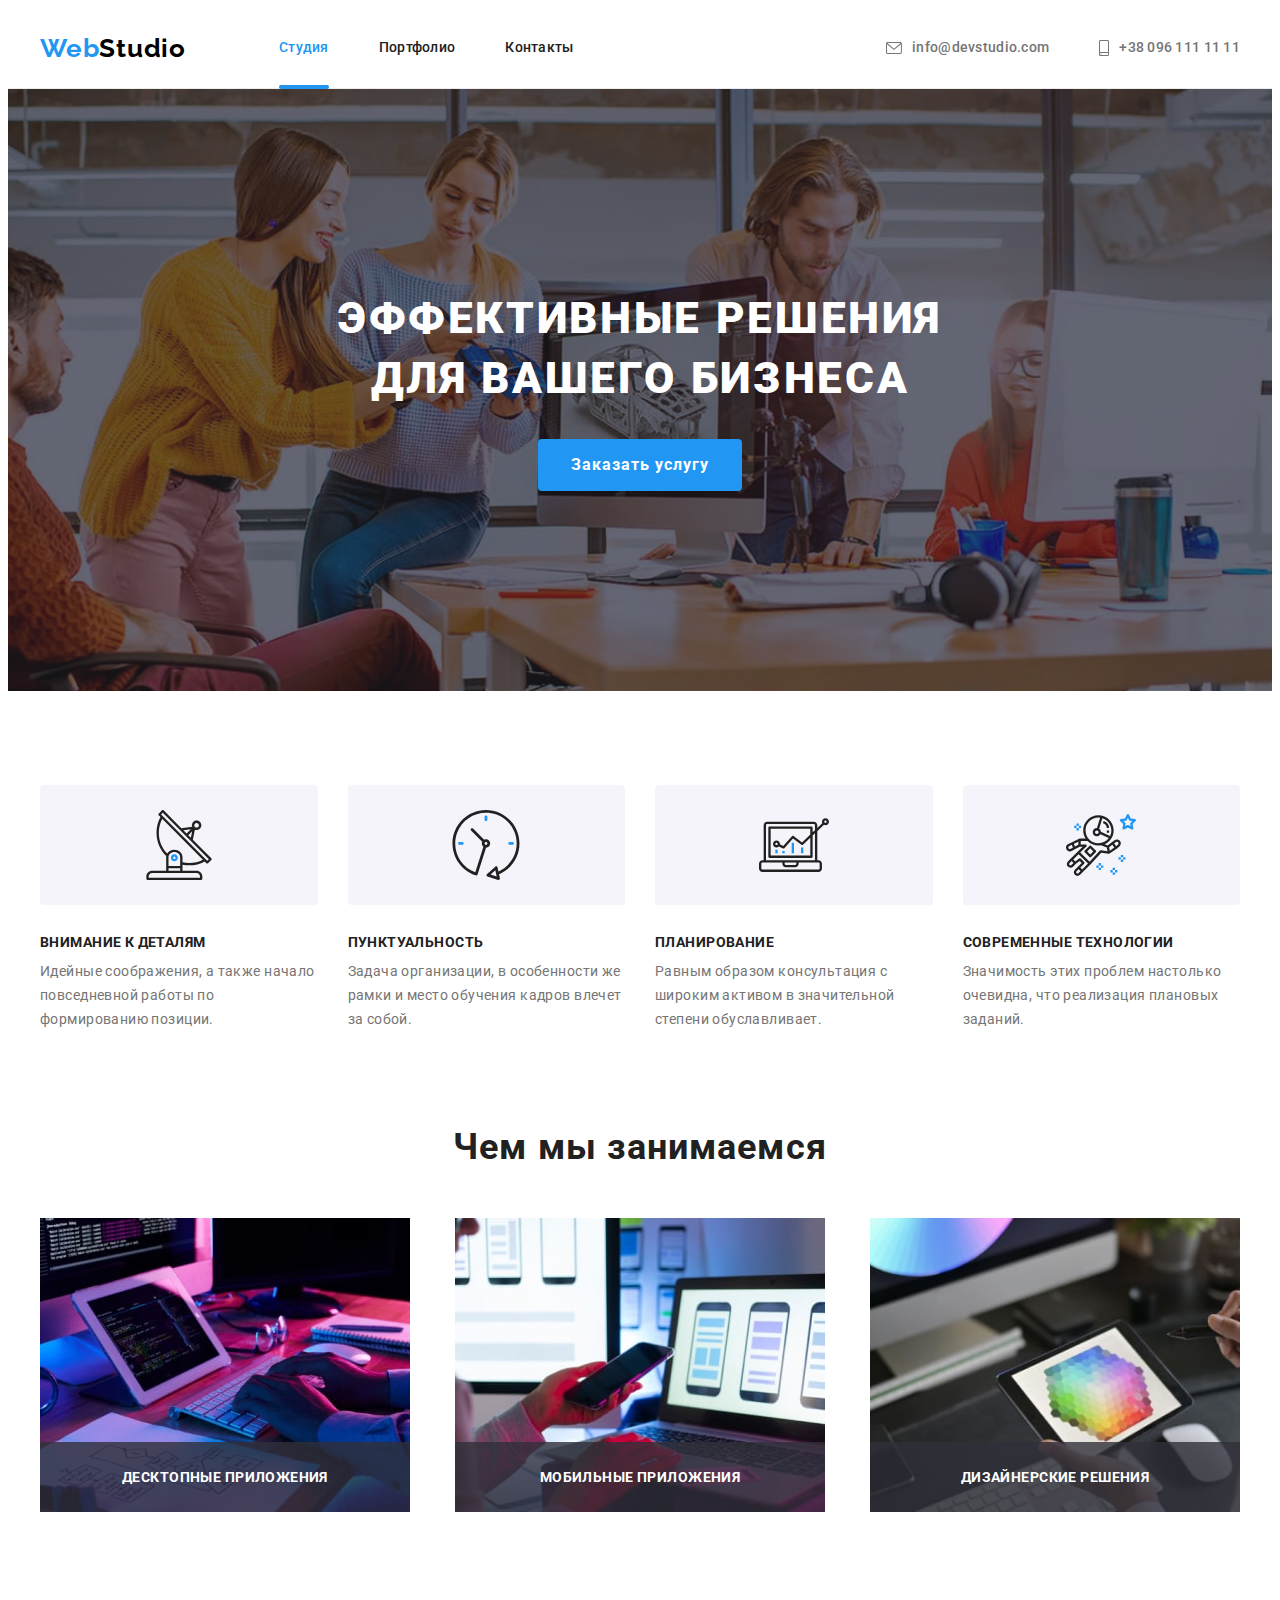
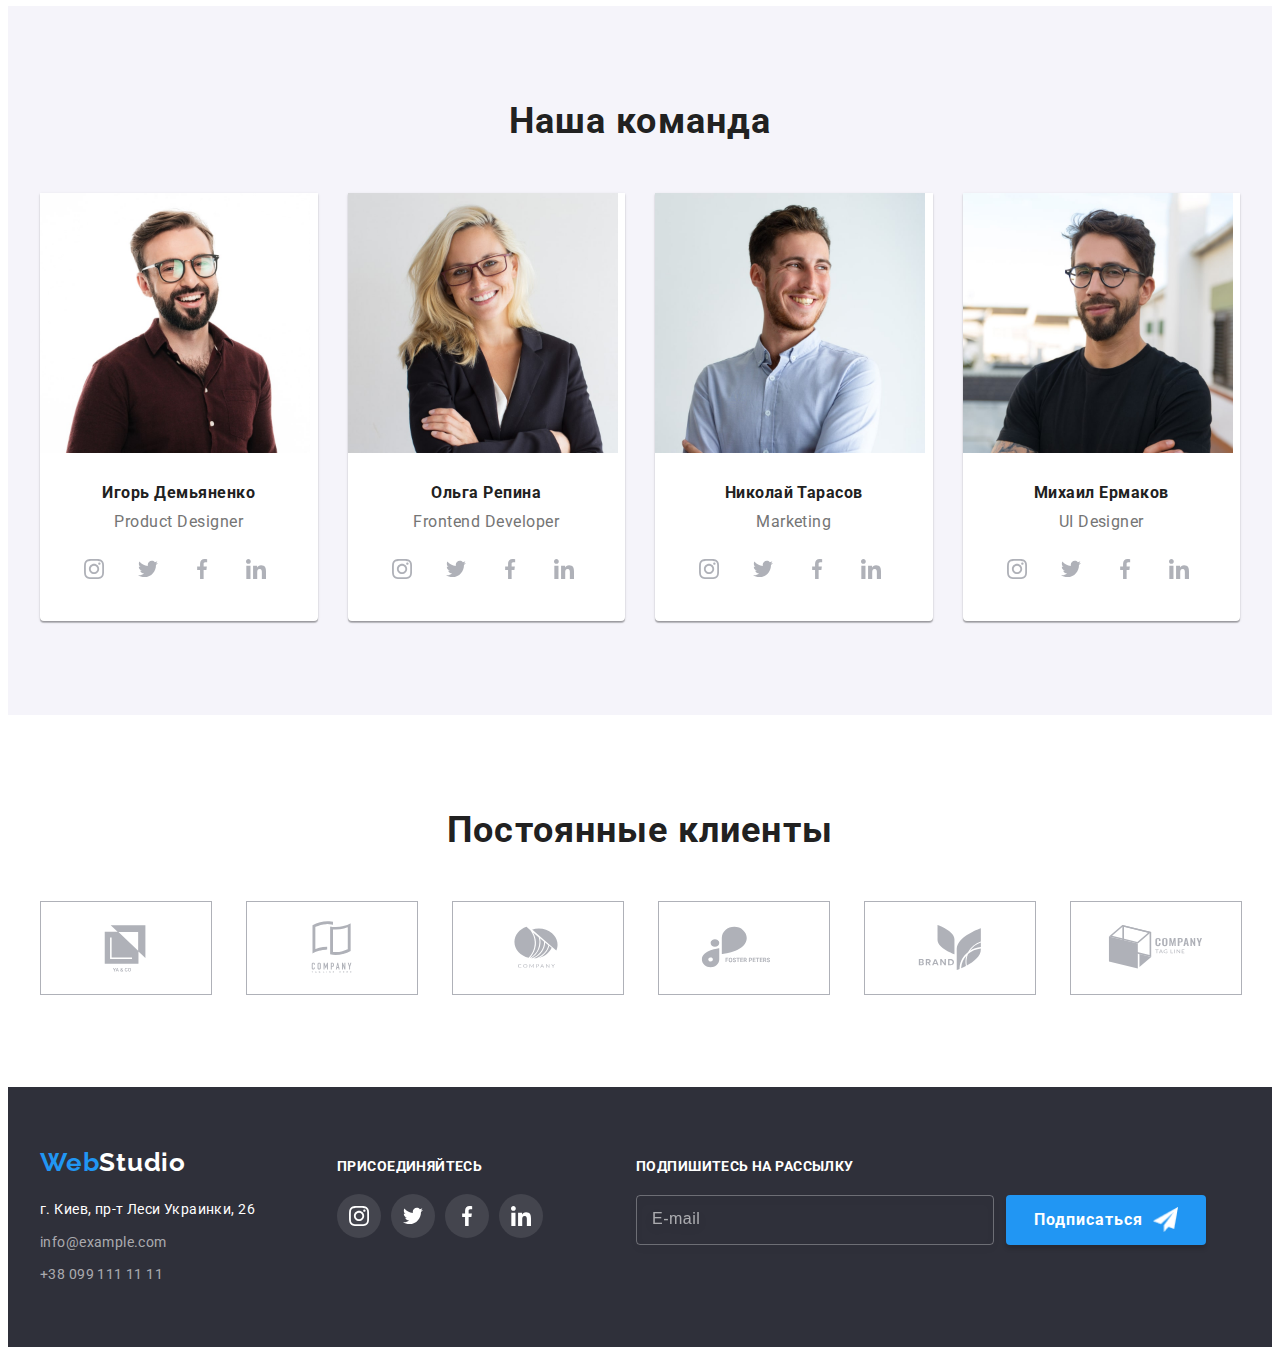
<file: index.html>
<!DOCTYPE html>
<html lang="ru">
<head>
    <meta charset="UTF-8">
    <meta http-equiv="X-UA-Compatible" content="IE=edge">
    <meta name="viewport" content="width=device-width, initial-scale=1.0">
    <title>Студия</title>
    <link rel="preconnect" href="https://fonts.googleapis.com">
    <link rel="preconnect" href="https://fonts.gstatic.com" crossorigin>
    <link href="https://fonts.googleapis.com/css2?family=Raleway:wght@700&family=Roboto:wght@400;500;700;900&display=swap"
      rel="stylesheet">
    <link rel="stylesheet" href="https://cdnjs.cloudflare.com/ajax/libs/modern-normalize/1.1.0/modern-normalize.min.css"
      integrity="sha512-wpPYUAdjBVSE4KJnH1VR1HeZfpl1ub8YT/NKx4PuQ5NmX2tKuGu6U/JRp5y+Y8XG2tV+wKQpNHVUX03MfMFn9Q=="
      crossorigin="anonymous" referrerpolicy="no-referrer" />
    <link rel="stylesheet" href="./css/styles.css">
</head>
<body>
  <!-- Шапка -->
    <header class="header">
      <div class="container nav">
      <a href="./" class="logo link"><span class="logo-text">Web</span><span class="logo-second-text">Studio</span></a>
       <nav class="header-nav">
           <ul class="nav-list list">
                <li class="nav-item">
                  <a class="nav-item-link link current" href="./index.html">Студия</a>
                </li>
                <li class="nav-item">
                  <a class="nav-item-link link" href="./portfolio.html">Портфолио</a>
                </li>
                <li class="nav-item">
                  <a class="nav-item-link link" href="">Контакты</a>
                </li>
           </ul >
       </nav>
      <ul class="header-list list">
        <li class="header-item">
          <a class="header-item-link link"  href="mailto:info@devstudio.com">
            <svg class="contact-icon" width="16" height="12">
            <use href="./images/icons.svg#icon-envelope"></use>
          </svg>info@devstudio.com</a>
        </li>
        <li class="header-item">
          <a class="header-item-link link" href="tel:+380961111111">
            <svg class="contact-icon" width="10" height="16">
            <use href="./images/icons.svg#icon-smartphone"></use>
          </svg>+38 096 111 11 11</a>
        </li>
      </ul>
      </div>
   </header> 

     <!-- Основной текст -->

   <main>

     <section class="hero-theme">
       <div class="container">
       <h1 class="hero-title">Эффективные решения для вашего бизнеса</h1>
      <button class="btn" type="button" data-modal-open>Заказать услугу</button>
      </div>
     </section>
     
      <section class="section-reason">
        <div class="container">
       <ul class="reason-list list">
         <li class="reason-item">
           <div class="reason-list-logo">
           <svg class="reason-logo">
            <use href="./images/icons.svg#icon-antenna"></use>
           </svg>
          </div>
           <h3 class="reason-title">Внимание к деталям</h3>
           <p class="reason-description">Идейные соображения, а также начало повседневной работы по формированию позиции.</p>
         </li>
        <li class="reason-item">
          <div class="reason-list-logo">
            <svg class="reason-logo">
              <use href="./images/icons.svg#icon-clock"></use>
            </svg>
          </div>
          <h3 class="reason-title">Пунктуальность</h3>
          <p class="reason-description">Задача организации, в особенности же рамки и место обучения кадров влечет за собой.</p>
        </li>
        <li class="reason-item">
          <div class="reason-list-logo">
            <svg class="reason-logo">
              <use href="./images/icons.svg#icon-diagram"></use>
            </svg>
          </div>
          <h3 class="reason-title">Планирование</h3>
          <p class="reason-description">Равным образом консультация с широким активом в значительной степени обуславливает.</p>
        </li>
        <li class="reason-item">
          <div class="reason-list-logo">
            <svg class="reason-logo">
              <use href="./images/icons.svg#icon-astronaut"></use>
            </svg>
          </div>
          <h3 class="reason-title">Современные технологии</h3>
          <p class="reason-description">Значимость этих проблем настолько очевидна, что реализация плановых заданий.</p>
        </li>
       </ul>
      </div>
     </section>

     <section class="section-work">
      <div class="container">
       <h2 class="work-title">Чем мы занимаемся</h2>
       <ul class="work-list list">
         <li class="work-item"><img class="no-gap" src="./images/box/box1.jpg" alt="человек печатает на клавиатуре код" width="370" height="294">
          <div class="wort-item-card">
          <h3 class="wort-item-text">Десктопные приложения</h3>
          </div>
        </li>
         <li class="work-item"><img class="no-gap" src="./images/box/box2.jpg" alt="разработка дизайна для мобильного приложения" width="370" height="294">
          <div class="wort-item-card">
          <h3 class="wort-item-text">Мобильные приложения</h3>
        </div>
      </li>
         <li class="work-item"><img class="no-gap" src="./images/box/box3.jpg" alt="на планшете указан цветовой градиент" width="370" height="294">
        <div class="wort-item-card">
          <h3 class="wort-item-text">Дизайнерские решения</h3>
        </div>
        </li>
       </ul>
      </div>
     </section>

     <!-- комрады -->

     <section class="section-team">
       <div class="container">
       <h2 class="team-title">Наша команда</h2>
       <ul class="team-list list">
         <li class="team-item"> <img class="no-gap" src="./images/comrad/pers1.jpg" alt="продакт менеджер" width="270" height="260">
          <div class="member">
          <h3 class="team-member">Игорь Демьяненко</h3>
          <p class="team-member-expert" lang="en">Product Designer</p>
          <ul class="member-social social-list list">
            <li class="social-item">
              <a href="" class="social-link link">
                <svg class="social-icon" width="20" height="20" >
                  <use href="./images/icons.svg#icon-instagram"></use>
                 </svg>
              </a>
            </li>
            <li class="social-item">
              <a href="" class="social-link link">
                <svg class="social-icon" width="20" height="20">
                  <use href="./images/icons.svg#icon-twitter"></use>
                </svg>
              </a>
            </li>
            <li class="social-item">
              <a href="" class="social-link link">
                <svg class="social-icon" width="20" height="20">
                  <use href="./images/icons.svg#icon-facebook"></use>
                </svg>
              </a>
            </li>
            <li class="social-item">
              <a href="" class="social-link link">
                <svg class="social-icon" width="20" height="20">
                  <use href="./images/icons.svg#icon-linkedin"></use>
                </svg>
              </a>
            </li>
          </ul>
          </div>
         </li>
        <li class="team-item"> <img class="no-gap" src="./images/comrad/pers2.jpg" alt="фронтэнд разработчик" width="270" height="260">
          <div class="member">
          <h3 class="team-member">Ольга Репина</h3>
          <p class="team-member-expert" lang="en">Frontend Developer</p>
          <ul class="member-social social-list list">
            <li class="social-item">
              <a href="" class="social-link link">
                <svg class="social-icon" width="20" height="20">
                  <use href="./images/icons.svg#icon-instagram"></use>
                </svg>
              </a>
            </li>
            <li class="social-item">
              <a href="" class="social-link link">
                <svg class="social-icon" width="20" height="20">
                  <use href="./images/icons.svg#icon-twitter"></use>
                </svg>
              </a>
            </li>
            <li class="social-item">
              <a href="" class="social-link link">
                <svg class="social-icon" width="20" height="20">
                  <use href="./images/icons.svg#icon-facebook"></use>
                </svg>
              </a>
            </li>
            <li class="social-item">
              <a href="" class="social-link link">
                <svg class="social-icon" width="20" height="20">
                  <use href="./images/icons.svg#icon-linkedin"></use>
                </svg>
              </a>
            </li>
          </ul>
            </div>
        </li>
        <li class="team-item"> <img class="no-gap" src="./images/comrad/pers3.jpg" alt="маркетолог" width="270" height="260">
          <div class="member">
          <h3 class="team-member">Николай Тарасов</h3>
          <p class="team-member-expert" lang="en">Marketing</p>
          <ul class="member-social social-list list">
            <li class="social-item">
              <a href="" class="social-link link">
                <svg class="social-icon" width="20" height="20">
                  <use href="./images/icons.svg#icon-instagram"></use>
                </svg>
              </a>
            </li>
            <li class="social-item">
              <a href="" class="social-link link">
                <svg class="social-icon" width="20" height="20">
                  <use href="./images/icons.svg#icon-twitter"></use>
                </svg>
              </a>
            </li>
            <li class="social-item">
              <a href="" class="social-link link">
                <svg class="social-icon" width="20" height="20">
                  <use href="./images/icons.svg#icon-facebook"></use>
                </svg>
              </a>
            </li>
            <li class="social-item">
              <a href="" class="social-link link">
                <svg class="social-icon" width="20" height="20">
                  <use href="./images/icons.svg#icon-linkedin"></use>
                </svg>
              </a>
            </li>
          </ul>
            </div>
        </li>
        <li class="team-item"> <img class="no-gap" src="./images/comrad/pers4.jpg" alt="веб дизайнер" width="270" height="260">
          <div class="member">
          <h3 class="team-member">Михаил Ермаков</h3>
          <p class="team-member-expert" lang="en">UI Designer</p>
          <ul class="member-social social-list list">
            <li class="social-item">
              <a href="" class="social-link link">
                <svg class="social-icon" width="20" height="20">
                  <use href="./images/icons.svg#icon-instagram"></use>
                </svg>
              </a>
            </li>
            <li class="social-item">
              <a href="" class="social-link link">
                <svg class="social-icon" width="20" height="20">
                  <use href="./images/icons.svg#icon-twitter"></use>
                </svg>
              </a>
            </li>
            <li class="social-item">
              <a href="" class="social-link link">
                <svg class="social-icon" width="20" height="20">
                  <use href="./images/icons.svg#icon-facebook"></use>
                </svg>
              </a>
            </li>
            <li class="social-item">
              <a href="" class="social-link link">
                <svg class="social-icon" width="20" height="20">
                  <use href="./images/icons.svg#icon-linkedin"></use>
                </svg>
              </a>
            </li>
          </ul>
            </div>
        </li>
      </ul>
      </div>
     </section>

     <section class="section-clients">
       <div class="container">
         <h2 class="team-title">Постоянные клиенты</h2>
         <ul class="clients-list list">
           <li class="clients-item">
             <a href="" class="clients-link link">
              <svg class="clients-icon" width="106" height="60">
                <use href="./images/icons.svg#icon-logo"></use>
              </svg>
             </a>
           </li>
          <li class="clients-item">
            <a href="" class="clients-link link">
              <svg class="clients-icon" width="106" height="60">
                <use href="./images/icons.svg#icon-logo-1"></use>
              </svg>
            </a>
          </li>
          <li class="clients-item">
            <a href="" class="clients-link link">
              <svg class="clients-icon" width="106" height="60">
                <use href="./images/icons.svg#icon-logo-2"></use>
              </svg>
            </a>
          </li>
          <li class="clients-item">
            <a href="" class="clients-link link">
              <svg class="clients-icon" width="106" height="60">
                <use href="./images/icons.svg#icon-logo-3"></use>
              </svg>
            </a>
          </li>
          <li class="clients-item">
            <a href="" class="clients-link link">
              <svg class="clients-icon" width="106" height="60">
                <use href="./images/icons.svg#icon-logo-4"></use>
              </svg>
            </a>
          </li>
          <li class="clients-item">
            <a href="" class="clients-link link">
              <svg class="clients-icon" width="106" height="60">
                <use href="./images/icons.svg#icon-logo-5"></use>
              </svg>
            </a>
          </li>
          </ul>

       </div>

     </section>

    

     <footer class="footer">
       <div class="container">
         <div class="footer-content">
           <div class="footer-contact">
      <a href="./" class="logo link"><span class="logo-text">Web</span><span class="logo-footer-text">Studio</span></a>
      <address class="footer-address">
        <ul class="contact-list list">
          <li class="contact-item"> <a class="contact-address-link link" href="https://goo.gl/maps/cuJfHsVGohi9QnA79">г. Киев, пр-т Леси Украинки, 26</a></li>
          <li class="contact-item"> <a class="contact-link link" href="mailto:info@example.com">info@example.com</a> </li>
          <li class="contact-item"> <a class="contact-link link" href="tel:+380991111111">+38 099 111 11 11</a></li>
        </ul>
       </address>
      </div>
      <div class="form-social">
      <h3 class="footer-title">присоединяйтесь</h3>
      <ul class="member-social social-list list">
        <li class="footer-social">
          <a href="" class="footer-link link">
            <svg class="footer-icon" width="20" height="20">
              <use href="./images/icons.svg#icon-instagram"></use>
            </svg>
          </a>
        </li>
        <li class="footer-social">
          <a href="" class="footer-link link">
            <svg class="footer-icon" width="20" height="20">
              <use href="./images/icons.svg#icon-twitter"></use>
            </svg>
          </a>
        </li>
        <li class="footer-social">
          <a href="" class="footer-link link">
            <svg class="footer-icon" width="20" height="20">
              <use href="./images/icons.svg#icon-facebook"></use>
            </svg>
          </a>
        </li>
        <li class="footer-social">
          <a href="" class="footer-link link">
            <svg class="footer-icon" width="20" height="20">
              <use href="./images/icons.svg#icon-linkedin"></use>
            </svg>
          </a>
        </li>
      </ul>
</div>
      <form action="#" class="form">
        <b class="make-do">Подпишитесь на рассылку</b>
        <div class="form-field">
          <input class="form-input" type="email" name="email" placeholder="E-mail">
          <button class="btn button-form" type="submit">Подписаться</button>
        </div>
      </form>
      </div>
      </div>
     </footer>



     <div class="backdrop is-hidden" data-modal>
       <div class="modal">
         <button class="btn-close" type="button" data-modal-close >
          <svg class="close-icon" width="11" height="11">
            <use href="./images/icons.svg#icon-close-modal"></use>
          </svg>
        </button>
        <form action="#" class="modal-form">
          <b class="modal-title">Оставьте свои данные, мы вам перезвоним</b>
          <div class="modal-form-field">
            <label for="input-name" class="modal-form-label">Имя</label>
            <span class="input-wrap">
              <input type="text" name="username" id="input-name" class="modal-form-input">
              <svg class="modal-form-icon" width="15" height="15">
                <use href="./images/icons.svg#icon-user"></use>
              </svg>
            </span>
            </div>
          <div class="modal-form-field">
            <label for="input-tel" class="modal-form-label">Телефон</label>
            <span class="input-wrap">
              <input type="tel" name="tel" id="input-tel" class="modal-form-input">
            <svg class="modal-form-icon" width="15" height="15">
              <use href="./images/icons.svg#icon-tel"></use>
            </svg>
          </span>
        </div>
          <div class="modal-form-field">
            <label for="input-post" class="modal-form-label">Почта</label>
            <span class="input-wrap">
              <input type="email" name="post" id="input-post" class="modal-form-input">
              <svg class="modal-form-icon" width="15" height="15">
                <use href="./images/icons.svg#icon-post"></use>
              </svg>
            </span>
            </div>
          <div class="modal-form-field">
            <label for="input-comment" class="modal-form-label">Комментарий</label>
            <textarea name="comment" id="input-comment" placeholder="Введите текст" class="modal-text"></textarea>
          </div>
          <div class="modal-form-field">
            <input type="checkbox" id="check" class="checkbox visually-hidden" name="policy">
            <label class="modal-policy check-label" for="check">
            <span class="icon-check">
              <svg>
                <use href="./images/icons.svg#icon-vector"></use>
              </svg>
            </span>
              <span>Соглашаюсь с рассылкой и принимаю <a href="" class="input-policy"> Условия договора</a></span></label>
          </div>
          <button class="btn modal-button" type="submit">Отправить</button>
        </form>
         
       </div>
     </div>

 </main>
<script src="./js/modal.js"></script>
</body>
</html>
</file>
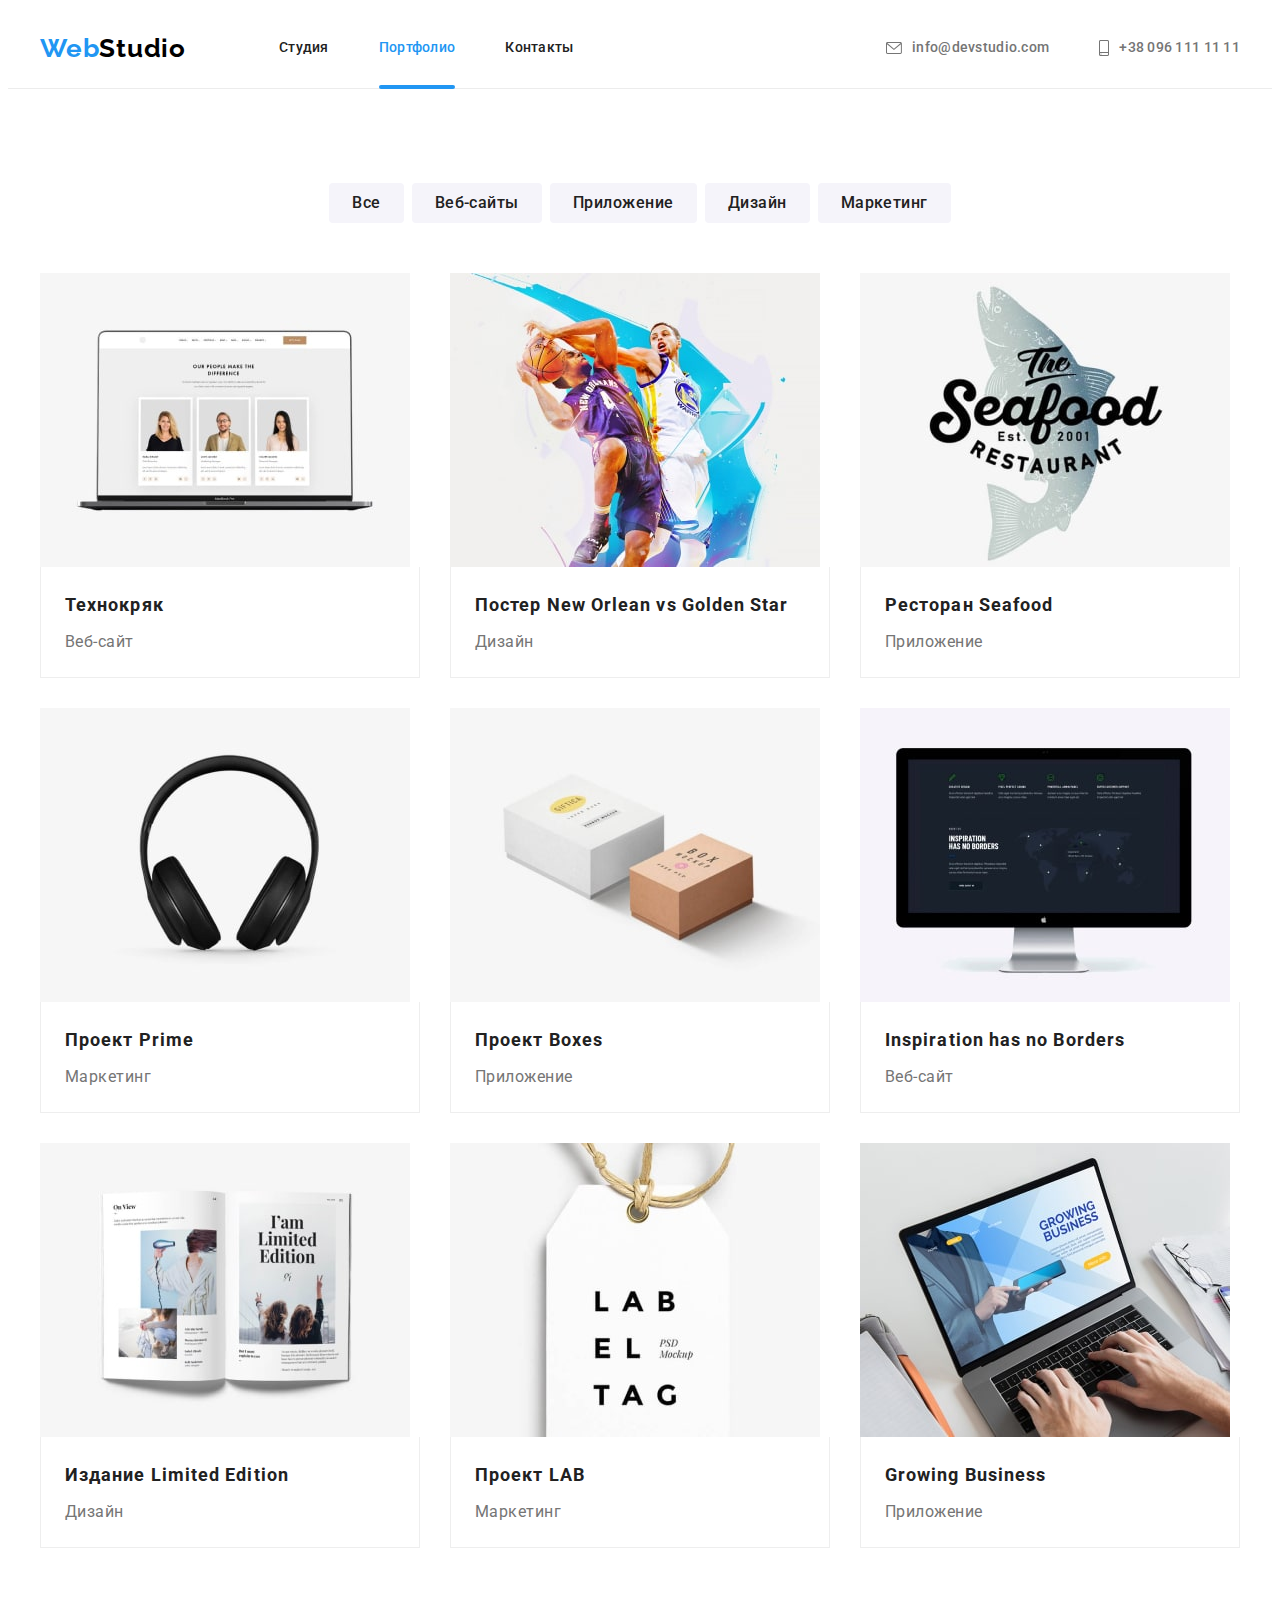
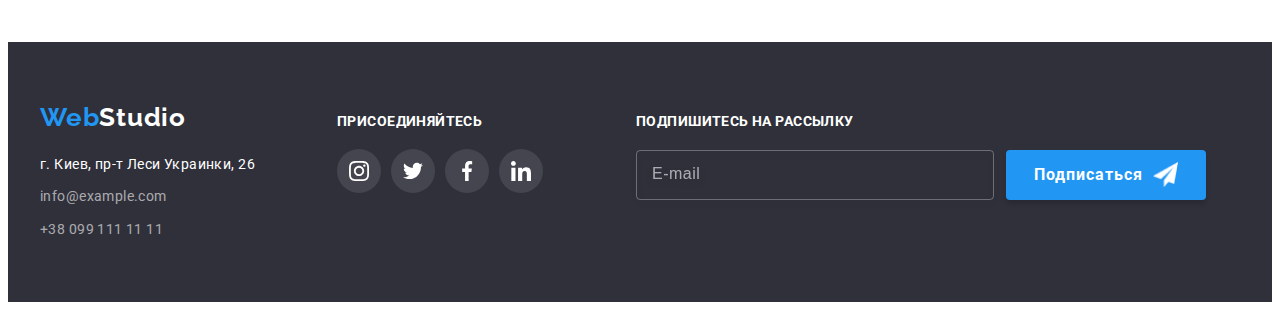
<file: portfolio.html>
<!DOCTYPE html>
<html lang="ru">
<head>
    <meta charset="UTF-8">
    <meta http-equiv="X-UA-Compatible" content="IE=edge">
    <meta name="viewport" content="width=device-width, initial-scale=1.0">
    <title>Портфолио</title>
    <link rel="preconnect" href="https://fonts.googleapis.com">
    <link rel="preconnect" href="https://fonts.gstatic.com" crossorigin>
    <link href="https://fonts.googleapis.com/css2?family=Raleway:wght@700&family=Roboto:wght@400;500;700;900&display=swap"
        rel="stylesheet">
    <link rel="stylesheet" href="https://cdnjs.cloudflare.com/ajax/libs/modern-normalize/1.1.0/modern-normalize.min.css"
        integrity="sha512-wpPYUAdjBVSE4KJnH1VR1HeZfpl1ub8YT/NKx4PuQ5NmX2tKuGu6U/JRp5y+Y8XG2tV+wKQpNHVUX03MfMFn9Q=="
        crossorigin="anonymous" referrerpolicy="no-referrer" />
    <link rel="stylesheet" href="./css/styles.css">
</head>
<body>
    <!-- Шапка портфолио -->
    <header class="header">
        <div class="container nav">
        <a href="./" class="logo link"><span class="logo-text">Web</span><span class="logo-second-text">Studio</span></a>
        <nav class="header-nav">
            <ul class="nav-list list">
                <li class="nav-item">
                    <a class="nav-item-link link" href="./index.html">Студия</a>
                </li>
                <li class="nav-item">
                    <a class="nav-item-link link  current" href="./portfolio.html">Портфолио</a>
                </li>
                <li class="nav-item">
                    <a class="nav-item-link link" href="">Контакты</a>
                </li>
            </ul>
        </nav>
    
        <ul class="header-list list">
            <li class="header-item">
                <a class="header-item-link link" href="mailto:info@devstudio.com">
                    <svg class="contact-icon" width="16" height="12">
                        <use href="./images/icons.svg#icon-envelope"></use>
                    </svg>info@devstudio.com</a>
            </li>
            <li class="header-item">
                <a class="header-item-link link" href="tel:+380961111111">
                    <svg class="contact-icon" width="10" height="16">
                        <use href="./images/icons.svg#icon-smartphone"></use>
                    </svg>+38 096 111 11 11</a>
            </li>
        </ul>
        </div>
    </header>

    <!-- Основной текст -->

    <main>
    <section class="section-portfolio">
        <div class="container ">
        <h2 hidden>Портфолио</h2>
        <ul class="portfolio-nav-list list">
            <li class="portfolio-nav-item"> <button class="btn-porfolio" type="button">Все</button></li>
            <li class="portfolio-nav-item"> <button class="btn-porfolio" type="button">Веб-сайты</button></li>
            <li class="portfolio-nav-item"> <button class="btn-porfolio" type="button">Приложение</button></li>
            <li class="portfolio-nav-item"> <button class="btn-porfolio" type="button">Дизайн</button></li>
            <li class="portfolio-nav-item"> <button class="btn-porfolio" type="button">Маркетинг</button></li>
        </ul>
        

        <ul class="portfolio-work-list list">
            <li class="portfolio-work-item">
                <div class="portfolio-work-card">
                <img class="no-gap" src="./images/portfolio/project1.jpg" alt="на ноутбуке изображен веб-сайт" width="370">
                <p class="portfolio-overlay">
                    Технокряк это современная площадка распространения коронавируса. Компании используют эту платформу для цифрового шпионажа и атак на защищённые сервера конкурентов.
                </p>
            </div>
                <div class="summary">
                <h3 class="portfolio-work-name">Технокряк</h3>
                <p class="portfolio-work-unit">Веб-сайт</p>
                </div>
                
            </li>
            <li class="portfolio-work-item">
                <div class="portfolio-work-card">
                <img class="no-gap" src="./images/portfolio/project2.jpg" alt="2 баскетболиста с мячом" width="370">
                <p class="portfolio-overlay">
                    Технокряк это современная площадка распространения коронавируса. Компании используют эту платформу для цифрового шпионажа и атак на защищённые сервера конкурентов.
                </p>
            </div>
                <div class="summary">
                <h3 class="portfolio-work-name">Постер <span lang="en">New Orlean vs Golden Star</span> </h3>
                <p class="portfolio-work-unit">Дизайн</p>
                </div>
            </li>
            <li class="portfolio-work-item">
                <div class="portfolio-work-card">
                <img class="no-gap" src="./images/portfolio/project3.jpg" alt="логотип ресторана на фоне рыбы" width="370">
                <p class="portfolio-overlay">
                    Технокряк это современная площадка распространения коронавируса. Компании используют эту платформу для цифрового шпионажа и атак на защищённые сервера конкурентов.
                </p>
            </div>
                <div class="summary">
                <h3 class="portfolio-work-name">Ресторан <span lang="en">Seafood</span> </h3>
                <p class="portfolio-work-unit">Приложение</p>
                </div>
            </li>
            <li class="portfolio-work-item">
                <div class="portfolio-work-card">
                <img class="no-gap" src="./images/portfolio/project4.jpg" alt="беспроводные наушники" width="370">
                <p class="portfolio-overlay">
                    Технокряк это современная площадка распространения коронавируса. Компании используют эту платформу для цифрового шпионажа и атак на защищённые сервера конкурентов.
                </p>
            </div>
                <div class="summary">
                    <h3 class="portfolio-work-name">Проект <span lang="en">Prime</span> </h3>           
                <p class="portfolio-work-unit">Маркетинг</p>
                </div>
            </li>
            <li class="portfolio-work-item">
                <div class="portfolio-work-card">
                <img class="no-gap" src="./images/portfolio/project5.jpg" alt="2 коробки разного цвета" width="370">
                <p class="portfolio-overlay">
                    Технокряк это современная площадка распространения коронавируса. Компании используют эту платформу для цифрового шпионажа и атак на защищённые сервера конкурентов.
                </p>
            </div>
                <div class="summary">
                    <h3 class="portfolio-work-name">Проект <span lang="en">Boxes</span></h3>
                <p class="portfolio-work-unit">Приложение</p>
                </div>
            </li>
            <li class="portfolio-work-item">
                <div class="portfolio-work-card">
                <img class="no-gap" src="./images/portfolio/project6.jpg" alt="аймак" width="370">
                <p class="portfolio-overlay">
                    Технокряк это современная площадка распространения коронавируса. Компании используют эту платформу для цифрового шпионажа и атак на защищённые сервера конкурентов.
                </p>
            </div>
                <div class="summary">
                    <h3 class="portfolio-work-name"><span lang="en">Inspiration has no Borders</span></h3>
                <p class="portfolio-work-unit">Веб-сайт</p>
                </div>
            </li>
            <li class="portfolio-work-item">
                <div class="portfolio-work-card">
                <img class="no-gap" src="./images/portfolio/project7.jpg" alt="развернутая книга" width="370">
                <p class="portfolio-overlay">
                    Технокряк это современная площадка распространения коронавируса. Компании используют эту платформу для цифрового шпионажа и атак на защищённые сервера конкурентов.
                </p>
            </div>
                <div class="summary">
                    <h3 class="portfolio-work-name">Издание <span lang="en">Limited Edition</span></h3>
                <p class="portfolio-work-unit">Дизайн</p>
                </div>
            </li>
            <li class="portfolio-work-item">
                <div class="portfolio-work-card">
                <img class="no-gap" src="./images/portfolio/project8.jpg" alt="табличка с надписью" width="370">
                <p class="portfolio-overlay">
                    Технокряк это современная площадка распространения коронавируса. Компании используют эту платформу для цифрового шпионажа и атак на защищённые сервера конкурентов.
                </p>
            </div>
                <div class="summary">
                    <h3 class="portfolio-work-name">Проект <span lang="en">LAB</span></h3>
                <p class="portfolio-work-unit">Маркетинг</p>
                </div>
            </li>
            <li class="portfolio-work-item">
                <div class="portfolio-work-card">
                <img class="no-gap" src="./images/portfolio/project9.jpg" alt="человек печатает на ноутбуке" width="370">
                <p class="portfolio-overlay">
                    Технокряк это современная площадка распространения коронавируса. Компании используют эту платформу для цифрового шпионажа и атак на защищённые сервера конкурентов.
                </p>
            </div>
                <div class="summary">
                <h3 class="portfolio-work-name"><span lang="en">Growing Business</span></h3>
                <p class="portfolio-work-unit">Приложение</p>
                </div>
            </li>
            </ul>
        </div>
    </section>  
    </main>


<footer class="footer">
    <div class="container">
        <div class="footer-content">
            <div class="footer-contact">
                <a href="./" class="logo link"><span class="logo-text">Web</span><span
                        class="logo-footer-text">Studio</span></a>
                <address class="footer-address">
                    <ul class="contact-list list">
                        <li class="contact-item"> <a class="contact-address-link link"
                                href="https://goo.gl/maps/cuJfHsVGohi9QnA79">г. Киев, пр-т Леси Украинки, 26</a></li>
                        <li class="contact-item"> <a class="contact-link link"
                                href="mailto:info@example.com">info@example.com</a> </li>
                        <li class="contact-item"> <a class="contact-link link" href="tel:+380991111111">+38 099 111 11
                                11</a></li>
                    </ul>
                </address>
            </div>
            <div class="form-social">
                <h3 class="footer-title">присоединяйтесь</h3>
                <ul class="member-social social-list list">
                    <li class="footer-social">
                        <a href="" class="footer-link link">
                            <svg class="footer-icon" width="20" height="20">
                                <use href="./images/icons.svg#icon-instagram"></use>
                            </svg>
                        </a>
                    </li>
                    <li class="footer-social">
                        <a href="" class="footer-link link">
                            <svg class="footer-icon" width="20" height="20">
                                <use href="./images/icons.svg#icon-twitter"></use>
                            </svg>
                        </a>
                    </li>
                    <li class="footer-social">
                        <a href="" class="footer-link link">
                            <svg class="footer-icon" width="20" height="20">
                                <use href="./images/icons.svg#icon-facebook"></use>
                            </svg>
                        </a>
                    </li>
                    <li class="footer-social">
                        <a href="" class="footer-link link">
                            <svg class="footer-icon" width="20" height="20">
                                <use href="./images/icons.svg#icon-linkedin"></use>
                            </svg>
                        </a>
                    </li>
                </ul>
            </div>
            <form action="#" class="form">
                <b class="make-do">Подпишитесь на рассылку</b>
                <div class="form-field">
                    <input class="form-input" type="email" name="email" placeholder="E-mail">
                    <button class="btn button-form" type="submit">Подписаться</button>
                </div>
            </form>
        </div>
    </div>
</footer>
    
</body>
</html>
</file>
<file: css/styles.css>
/* #2196F3 */
/* #212121 */
/* #757575 */
/* #FFFFFF */
/* rgba(255, 255, 255, 0.6); */
/* #000000 */
/* #F5F4FA */

:root {
  --main-title-color: #ffffff;
  --secondary-title-color: #212121;
  --main-text-color: #757575;
  --accent-color: #2196f3;
  --transition: 250ms cubic-bezier(0.4, 0, 0.2, 1);
}

body {
  font-family: "Roboto", sans-serif;
  color: #212121;
}

p,
h1,
h2,
h3,
h4 {
  margin-top: 0;
  margin-bottom: 0;
}

button {
  cursor: pointer;
  border: 1px solid transparent;
}
.list {
  list-style: none;
  margin: 0;
  padding: 0;
}

.link {
  text-decoration: none;
}

.container {
  width: 1200px;
  padding: 0 15px;
  margin: 0 auto;
}

/* ----------------HEADER------------------- */
.header {
  border-bottom: 1px solid #ececec;
}
.nav {
  display: flex;
  align-items: center;
}
.logo {
  font-family: "Raleway";
  font-weight: 700;
  font-size: 26px;
  line-height: 1.19;
  letter-spacing: 0.03em;
}
.nav > .logo {
  margin-right: 93px;
}
.logo-text {
  color: #2196f3;
}

.logo-second-text {
  color: #000000;
}
.header-nav {
  display: flex;
}
.nav-list {
  display: flex;
}
.nav-item:not(:last-child) {
  margin-right: 50px;
}

.nav-item-link {
  display: block;
  position: relative;
  padding-top: 32px;
  padding-bottom: 32px;
  font-weight: 500;
  font-size: 14px;
  line-height: 1.14;
  letter-spacing: 0.02em;
  color: var(--secondary-title-color);
  transition: color var(--transition);
}
.nav-item-link.current::after {
  content: "";
  display: block;
  position: absolute;
  left: 0;
  bottom: -1px;
  width: 100%;
  height: 4px;
  border-radius: 2px;
  background-color: #2196f3;
}

.nav-item-link:hover,
.nav-item-link:focus {
  color: var(--accent-color);
}

.nav-item-link.current {
  color: #2196f3;
}
.header-list {
  display: flex;
  margin-left: auto;
}
.header-item {
  display: block;
}
.header-item:first-child {
  margin-right: 50px;
}
.header-item-link {
  font-weight: 500;
  font-size: 14px;
  line-height: 1.14;
  letter-spacing: 0.02em;
  color: var(--main-text-color);
  display: flex;
  align-items: center;
  justify-content: center;
  transition: color var(--transition);
}

.header-item-link:hover,
.header-item-link:focus {
  color: var(--accent-color);
}
.header-item-link:hover .contact-icon,
.header-item-link:focus .contact-icon {
  fill: currentColor;
}
.contact-icon {
  margin-right: 10px;
  fill: #757575;
  transition: fill var(--transition);
}
/* -------------------MAIN SECTION--------------------- */

.hero-theme {
  text-align: center;
  background-color: #2f303a;
  background-image: linear-gradient(
      rgba(47, 48, 58, 0.4),
      rgba(47, 48, 58, 0.4)
    ),
    url(../images/background.jpg);
  max-width: 1600px;
  margin: 0 auto;
  background-repeat: no-repeat;
  background-position: center;
  background-size: cover;
  padding-top: 200px;
  padding-bottom: 200px;
}

.hero-title {
  margin-top: 0;
  margin-bottom: 30px;
  font-weight: 900;
  font-size: 44px;
  line-height: 1.36;
  letter-spacing: 0.06em;
  text-transform: uppercase;
  color: var(--main-title-color);

  width: 696px;
  display: block;
  margin-left: auto;
  margin-right: auto;
}

.btn {
  font-family: "Roboto";
  font-weight: 700;
  font-size: 16px;
  line-height: 1.87;
  align-items: center;
  letter-spacing: 0.06em;
  color: #ffffff;
  background-color: #2196f3;
  padding: 10px 32px;
  border-radius: 4px;
}
.section-reason {
  padding-top: 94px;
  padding-bottom: 94px;
}
.reason-list {
  display: flex;
  margin-right: -30px;
}
.reason-item {
  margin-right: 30px;
  flex-basis: calc((100% - 120px) / 4);
}
.reason-item:last-child {
  margin-right: 0;
}

.reason-title {
  font-weight: bold;
  font-size: 14px;
  line-height: 1.14;
  letter-spacing: 0.03em;
  text-transform: uppercase;
  color: var(--secondary-title-color);
  margin-bottom: 10px;
}

.reason-description {
  font-size: 14px;
  line-height: 1.71;
  letter-spacing: 0.03em;
  color: var(--main-text-color);
}
.section-work {
  padding-bottom: 94px;
}
.reason-list-logo {
  display: flex;
  justify-content: center;
  align-items: center;
  height: 120px;

  background-color: #f5f4fa;
  border-radius: 4px;
  border: none;
  margin-bottom: 30px;
}
.reason-logo {
  width: 70px;
  height: 70px;
}

.work-list {
  display: flex;
  justify-content: space-between;
}
.no-gap {
  display: block;
}
.work-item {
  position: relative;
}
.wort-item-card {
  display: flex;
  position: absolute;
  left: 0;
  bottom: 0;
  width: 100%;
  height: 70px;
  justify-content: center;
  align-items: center;

  background-color: rgba(47, 48, 58, 0.8);
}
.wort-item-text {
  font-size: 14px;
  line-height: calc(16 / 14);
  text-align: center;
  letter-spacing: 0.03em;
  text-transform: uppercase;
  color: #ffffff;
}
.section-team {
  padding-top: 94px;
  padding-bottom: 94px;
  background-color: #f5f4fa;
}
.work-title,
.team-title {
  font-size: 36px;
  line-height: 1.17;
  text-align: center;
  letter-spacing: 0.03em;
  color: var(--secondary-title-color);
  margin-bottom: 50px;
}
.team-list {
  display: flex;
  margin-right: -30px;
}
.team-item {
  margin-right: 30px;
  flex-basis: calc((100% - 120px) / 4);
  /* text-align: center; */
  background: #ffffff;
  box-shadow: 0px 1px 3px rgba(0, 0, 0, 0.12), 0px 1px 1px rgba(0, 0, 0, 0.14),
    0px 2px 1px rgba(0, 0, 0, 0.2);
  border-radius: 0px 0px 4px 4px;
}
.team-item:last-child {
  margin-right: 0;
}
.member {
  padding: 30px 32px;
  text-align: center;
}
.team-member {
  font-size: 16px;
  line-height: 1.19;
  text-align: center;
  letter-spacing: 0.03em;
  color: var(--secondary-title-color);
  margin-bottom: 10px;
}

.team-member-expert {
  font-size: 16px;
  line-height: 1.19;
  letter-spacing: 0.03em;
  color: var(--main-text-color);
  margin-bottom: 16px;
}
.social-list {
  display: flex;
}

.social-item:not(:last-child) {
  margin-right: 10px;
}
.social-link {
  width: 44px;
  height: 44px;
  display: flex;
  align-items: center;
  justify-content: center;
  border-radius: 50%;
  background-color: #ffffff;
  transition: background-color var(--transition);
}
.social-link:hover .social-icon,
.social-link:focus .social-icon {
  fill: #ffffff;
}
.social-link:hover,
.social-link:focus {
  background-color: var(--accent-color);
}
.social-icon {
  fill: #afb1b8;
  transition: fill var(--transition);
}

.section-clients {
  padding-top: 94px;
  padding-bottom: 94px;
}
.clients-list {
  display: flex;
  justify-content: space-between;
}
.clients-item {
  width: 170px;
  height: 92px;
}
.clients-link {
  width: 100%;
  height: 100%;
  display: flex;
  align-items: center;
  justify-content: center;
  border: 1px solid #afb1b8;
  transition: border-color var(--transition);
}
.clients-icon {
  fill: #afb1b8;
  transition: fill var(--transition);
}
.clients-link:hover .clients-icon,
.clients-link:focus .clients-icon {
  fill: var(--accent-color);
}
.clients-link:hover,
.clients-link:focus {
  border-color: var(--accent-color);
}

/* -----------PORTFOLIO LIST---------- */
.section-portfolio {
  padding-top: 94px;
  padding-bottom: 94px;
}

.portfolio-nav-list {
  display: flex;
  justify-content: center;
  margin-bottom: 50px;
}

.portfolio-nav-item:not(:last-child) {
  margin-right: 8px;
}
.btn-porfolio {
  font-family: "Roboto";
  font-weight: 500;
  font-size: 16px;
  line-height: 1.62;
  text-align: center;
  letter-spacing: 0.03em;
  color: #212121;
  background-color: #f5f4fa;

  padding: 6px 22px;
  border-radius: 4px;

  transition: color var(--transition), background-color var(--transition),
    box-shadow var(--transition);
}

.btn-porfolio:hover,
.btn-porfolio:focus {
  color: var(--main-title-color);
  background-color: var(--accent-color);
  box-shadow: 0px 3px 1px rgba(0, 0, 0, 0.1), 0px 1px 2px rgba(0, 0, 0, 0.08),
    0px 2px 2px rgba(0, 0, 0, 0.12);
}

.portfolio-work-list {
  display: flex;
  flex-wrap: wrap;
  margin-top: -30px;
  margin-left: -30px;
}

.summary {
  padding: 20px 24px;
  border-left: 1px solid #eeeeee;
  border-bottom: 1px solid #eeeeee;
  border-right: 1px solid #eeeeee;
}

.portfolio-work-item {
  margin-top: 30px;
  margin-left: 30px;
  flex-basis: calc((100% - 90px) / 3);
  transition: box-shadow var(--transition);
}
.portfolio-work-card {
  position: relative;
  overflow: hidden;
}
.portfolio-overlay {
  display: block;
  content: "";
  position: absolute;
  top: 0;
  left: 0;
  width: 100%;
  height: 100%;
  padding: 63px 24px;
  transform: translateY(100%);

  font-size: 18px;
  line-height: calc(28 / 18);
  letter-spacing: 0.03em;

  color: #ffffff;
  background-color: rgba(33, 150, 243, 0.9);
  transition: transform var(--transition);
}
.portfolio-work-item:hover .portfolio-overlay {
  transform: translateY(0);
}
.portfolio-work-item:hover,
.portfolio-work-item:focus {
  box-shadow: 0px 1px 1px rgba(0, 0, 0, 0.12), 0px 4px 4px rgba(0, 0, 0, 0.06),
    1px 4px 6px rgba(0, 0, 0, 0.16);
}
.portfolio-work-name {
  font-size: 18px;
  line-height: 2;
  letter-spacing: 0.06em;
  color: var(--secondary-title-color);
  /* padding-top: 20px; */
  padding-bottom: 4px;
}
.portfolio-work-unit {
  font-size: 16px;
  line-height: 1.87;
  letter-spacing: 0.03em;
  color: var(--main-text-color);
}

/* -------------FOOTER------------------ */
.footer {
  background-color: #2f303a;
  padding-top: 60px;
  padding-bottom: 60px;
}

.logo-footer-text {
  color: #ffffff;
}
.contact-list {
  margin-top: 20px;
}
.contact-item {
  margin-bottom: 9px;
}
.contact-item:last-child {
  margin-bottom: 0;
}

.contact-address-link {
  font-style: normal;
  font-size: 14px;
  line-height: 1.71;
  letter-spacing: 0.03em;
  color: #ffffff;
  transition: color var(--transition);
}

.contact-address-link:hover,
.contact-address-link:focus {
  color: var(--accent-color);
}

.contact-link:hover,
.contact-link:focus {
  color: var(--accent-color);
}

.contact-link {
  font-style: normal;
  font-size: 14px;
  line-height: 1.71;
  letter-spacing: 0.03em;
  color: rgba(255, 255, 255, 0.6);
}
.footer-contact {
  margin-right: 82px;
}
.footer-title {
  font-size: 14px;
  line-height: calc(16 / 14);
  letter-spacing: 0.03em;
  text-transform: uppercase;
  color: #ffffff;
  margin-bottom: 20px;
}
.footer-content {
  display: flex;
  align-items: baseline;
}
.footer-icon {
  fill: #ffffff;
}
.footer-social .social-link {
  background-color: rgba(255, 255, 255, 0.1);
  transition: background-color var(--transition);
}
.footer-social:not(:last-child) {
  margin-right: 10px;
}
.footer-social:hover .social-link,
.footer-social:focus .social-link {
  background-color: var(--accent-color);
}
.footer-link {
  width: 44px;
  height: 44px;
  display: flex;
  align-items: center;
  justify-content: center;
  border-radius: 50%;
  background-color: rgba(255, 255, 255, 0.1);
  transition: background-color var(--transition);
}

.footer-link:hover,
.footer-link:focus {
  background-color: var(--accent-color);
}
.footer-icon {
  fill: #ffffff;
}
.form-social {
  margin-right: 93px;
}
.make-do {
  font-weight: bold;
  font-size: 14px;
  line-height: calc(16 / 14);
  letter-spacing: 0.03em;
  text-transform: uppercase;
  color: #ffffff;
}
.form-field {
  display: flex;
  margin-top: 20px;
  justify-content: center;
  align-items: center;
}
.form-input {
  display: flex;
  height: 50px;
  width: 358px;
  padding: 15px;
  margin-right: 12px;

  background-color: transparent;
  color: rgba(255, 255, 255, 0.6);
  border: 1px solid rgba(255, 255, 255, 0.3);
  box-sizing: border-box;
  filter: drop-shadow(0px 4px 4px rgba(0, 0, 0, 0.15));
  border-radius: 4px;
  outline: none;
}

.form-input::placeholder {
  font-size: 16px;
  line-height: calc(20 / 16);
  align-items: center;
  letter-spacing: 0.03em;

  color: rgba(255, 255, 255, 0.6);
}
.button-form {
  box-shadow: 0px 4px 4px rgba(0, 0, 0, 0.15);
  display: flex;
  padding: 10px 28px;
  border: none;
}

.button-form::after {
  content: "";
  width: 25px;
  height: 25px;
  margin-left: 10px;
  background-image: url(../images/icon-send.png);
  background-size: contain;
}
.backdrop {
  position: fixed;
  width: 100vw;
  height: 100vh;
  background-color: rgba(0, 0, 0, 0.2);
  top: 0;
  transition: opacity 250ms, transform 250ms, visibility 250ms;
}
.modal {
  position: absolute;
  width: 528px;
  height: 580px;
  top: 50%;
  left: 50%;
  transform: translate(-50%, -50%);
  padding: 40px;
  background-color: #ffffff;
}
.modal-title {
  display: block;
  margin-bottom: 12px;
  font-size: 20px;
  line-height: calc(23 / 20);
  text-align: center;
  letter-spacing: 0.03em;
}
.modal-form-input {
  width: 100%;
  height: 40px;
  border: 1px solid rgba(33, 33, 33, 0.2);
  border-radius: 4px;
  padding-left: 42px;
  transition: border-color 250ms cubic-bezier(0.4, 0, 0.2, 1);
}

.modal-form-label {
  margin-bottom: 4px;
  display: block;
  font-size: 12px;
  line-height: calc(14 / 12);
  letter-spacing: 0.01em;

  color: var(--main-text-color);
}
.modal-form-field {
  margin-bottom: 10px;
}
.input-wrap {
  display: block;
  position: relative;
  transition: fill 250ms cubic-bezier(0.4, 0, 0.2, 1);
}
/* .modal-form-input:hover {
  border-color: var(--accent-color);
  outline: none;
} */
.modal-form-input:focus-within,
.input-wrap:focus-within,
.modal-text:focus-within {
  border-color: var(--accent-color);
  outline: none;
  fill: var(--accent-color);
}
/* .input-wrap:hover {
  fill: var(--accent-color);
} */

.modal-form-icon {
  position: absolute;
  left: 12px;
  top: 50%;
  transform: translateY(-50%);
}
.modal-text {
  width: 100%;
  height: 120px;
  border: 1px solid rgba(33, 33, 33, 0.2);
  border-radius: 4px;
  padding: 12px 16px;
  resize: none;
}
.modal-text::placeholder {
  font-size: 12px;
  line-height: calc(16 / 14);
  letter-spacing: 0.01em;

  color: rgba(117, 117, 117, 0.5);
}
.modal-policy {
  font-size: 14px;
  line-height: calc(24 / 14);
  letter-spacing: 0.03em;

  color: #757575;
}
.input-policy {
  text-decoration-line: underline;
  color: #2196f3;
}
.check-label {
  display: flex;
  align-items: center;
}
.visually-hidden {
  position: absolute;
  width: 1px;
  height: 1px;
  margin: -1px;
  padding: 0;
  overflow: hidden;
  border: 0;
  clip: rect(0 0 0 0);
}

.icon-check {
  width: 16px;
  height: 15px;
  border: 2px solid #000000;
  border-radius: 2px;
  margin-right: 8px;
  display: flex;
  justify-content: center;
  align-items: center;
}

.checkbox:checked + .check-label > .icon-check {
  background-color: var(--accent-color);
  border: none;
}
.checkbox:focus-within + .check-label > .icon-check {
  background-color: var(--accent-color);
  border: none;
}
.modal-form-field:nth-child(6) {
  margin-bottom: 30px;
}
.modal-button {
  display: block;
  margin: 0 auto;
  width: 200px;
  outline: none;
  box-shadow: 0px 4px 4px rgba(0, 0, 0, 0.15);
}
.btn-close {
  background-color: unset;
  position: absolute;
  top: 8px;
  right: 8px;
  outline: none;
  width: 30px;
  height: 30px;
  border-radius: 50%;
  border: 1px solid rgba(0, 0, 0, 0.1);
  transition: fill 250ms cubic-bezier(0.4, 0, 0.2, 1);
}
.btn-close:focus-within {
  fill: var(--accent-color);
}
.backdrop.is-hidden {
  opacity: 0;
  visibility: hidden;
  pointer-events: none;
  transform: scale(50%, 50%);
}
</file>
